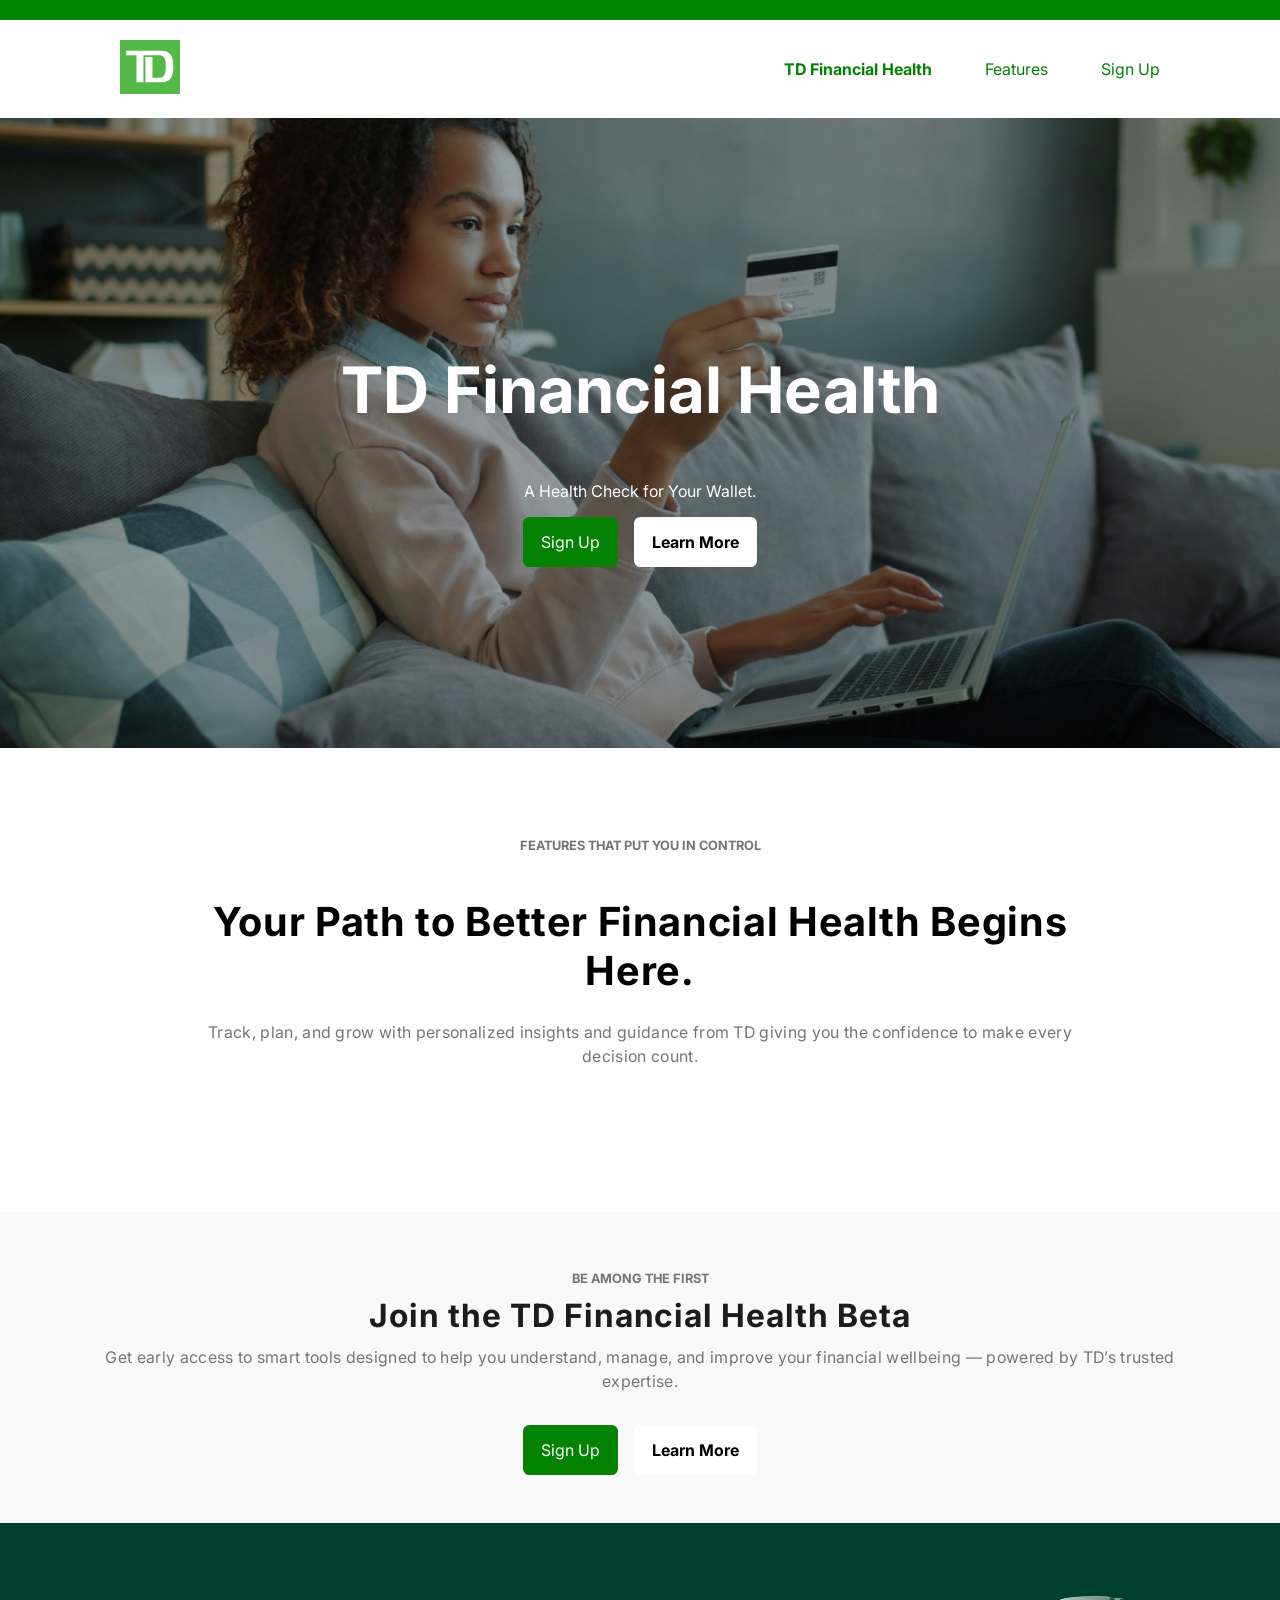
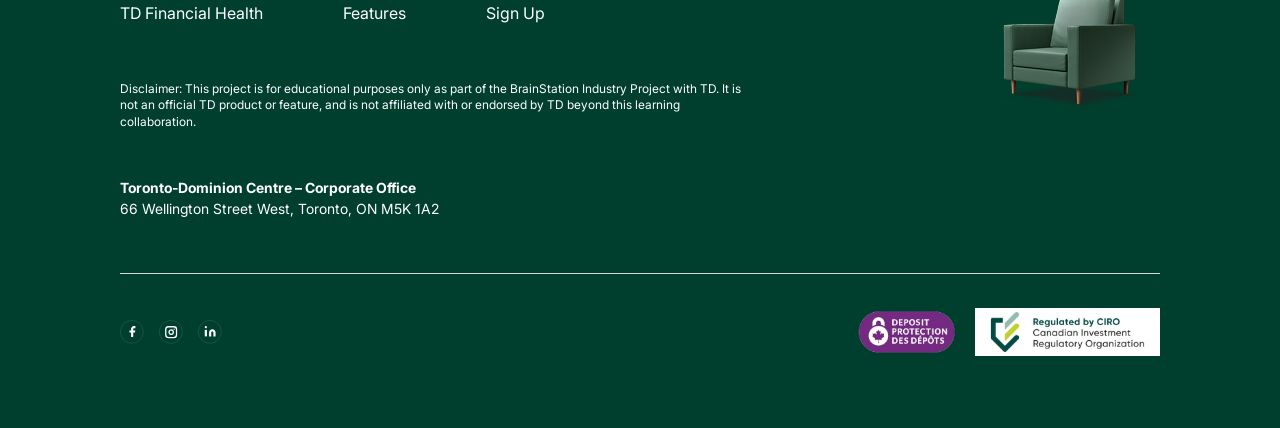
<file: index.html>
<!DOCTYPE html>
<html lang="en">
    <head>
        <meta charset="UTF-8">
        <meta name="viewport" content="width=device-width, initial-scale=1.0">
        <title>TD Financial Health</title>
        <link rel="stylesheet" href="./styles/main.css">
        <script type="module" src="./scripts/index.js"></script>
        <script type="module" src="./scripts/navbar.js"></script>
    </head>
    <body>
        <div class="site-header__banner"></div>
        <header class="site-header">
            <div class="site-header__wrapper">
                <a class="site-header__logo" href="index.html">
                    <img src="./assets/logos/td-logo.svg" alt="td logo">
                </a>
                <button class="site-header__hamburger">
                    <span class="site-header__hamburger-line top-line"></span>
                    <span class="site-header__hamburger-line middle-line"></span>
                    <span class="site-header__hamburger-line bottom-line"></span>
                </button>

                <nav class="primary-nav__links-wrapper">
                    <ul class="primary-nav__list">
                        <li class="primary-nav__item">
                            <a class="primary-nav__link" href="index.html">TD Financial Health</a>
                        </li>
                        <li class="primary-nav__item">
                            <a class="primary-nav__link" href="./pages/products.html">Features</a>
                        </li>
                        <li class="primary-nav__item">
                            <a class="primary-nav__link" href="./pages/forms/signup.html">Sign Up</a>
                        </li>
                    </ul>
                </nav>
            </div>
        </header>

    <section class="hero-banner">
        <div class="hero__content">
            <h1 class="hero__title">TD Financial Health</h1>
            <p class="hero__subtitle">A Health Check for Your Wallet.</p>
            <div class="button-group">
                <a href="./pages/forms/signup.html" class="button button--signup">Sign Up</a>
                <a href="./pages/products.html" class="button button--learnmore">Learn More</a>
            </div>
        </div>
    </section>
    <!--Middle Section-->
    <section class="middle-section">
        <div class="middle-section__top">
            <h2 class="middle-section__subheader">Features that put you in control</h2>
            <h1 class="middle-section__header">Your Path to Better Financial Health Begins Here.</h1>
            <p class="middle-section__text">Track, plan, and grow with personalized insights and guidance from TD giving
                you the confidence to make every decision count.</p>
        </div>
        <div class="feature__cards">
            <!-- Cards go here       -->
            <!-- Cards go here       -->
            <!-- Cards go here       -->
            <!-- Cards go here       -->
            <!-- Cards go here       -->

        </div>
    </section>
    <section class="financial-beta">
        <div class="financial-beta__body">
            <h2 class="financial-beta__subheader">Be Among the First</h2>
            <h1 class="financial-beta__header">Join the TD Financial Health Beta</h1>
            <p class="financial-beta__text"> Get early access to smart tools designed to help you understand, manage,
                and improve your financial wellbeing — powered by TD’s trusted expertise.</p>
            <div class="button-group">
                <a href="./pages/forms/signup.html" class="button button--signup">Sign Up</a>
                <a href="./pages/products.html" class="button button--learnmore">Learn More</a>
            </div>
        </div>
    </section>
    <footer class="site-footer">
        <div class="site-footer__wrapper">
            <div class="site-footer__container">
                <div class="site-footer__links-wrapper">
                    <ul class="site-footer__list">
                        <li class="site-footer__item">
                            <a class="site-footer__link" href="index.html">TD Financial Health</a>
                        </li>
                        <li class="site-footer__item">
                            <a class="site-footer__link" href="./pages/products.html">Features</a>
                        </li>
                        <li class="site-footer__item">
                            <a class="site-footer__link" href="./pages/forms/signup.html">Sign Up</a>
                        </li>
                    </ul>
                </div>
                <div class="site-footer__disclaimer-wrapper">
                    <p class="site-footer__disclaimer">
                        Disclaimer: This project is for educational purposes only as part of the BrainStation Industry
                        Project with TD. It is not an official TD product or feature, and is not affiliated with or
                        endorsed by TD beyond this learning collaboration.
                    </p>
                </div>
                <p class="site-footer__address">
                    <b>Toronto-Dominion Centre – Corporate Office</b>
                    <br>
                    66 Wellington Street West, Toronto, ON M5K 1A2
                </p>
            </div>
            <div class="site-footer__container">
                <img src="./assets/images/footer-chair.png" alt="">
            </div>
        </div>

        <div class="site-footer__bottom-section">
            <ul class="site-footer__list site-footer__list--social">
                <li class="site-footer__item--social">
                    <a class="site-footer__link" href="https://www.facebook.com/TDBank/"><img
                            src="./assets/icons/facebook.svg" alt="Facebook"></a>
                </li>
                <li class="site-footer__item--social">
                    <a class="site-footer__link" href="https://www.instagram.com/tdbank_us/"><img
                            src="./assets/icons/instagram.svg" alt="Instagram"></a>
                </li>
                <li class="site-footer__item--social">
                    <a class="site-footer__link" href="https://www.linkedin.com/company/td"><img
                            src="./assets/icons/linkedin.svg" alt="LinkedIn"></a>
                </li>
            </ul>
            <div class="site-footer__regulatory-wrapper">
                <a href="https://www.cdic.ca/depositors/whats-covered/"><img
                        src="./assets/images/deposit-protection.svg" alt="Deposit Protection Des Depots"></a>
                <a href="https://www.ciro.ca/"><img src="./assets/images/ciro.png" alt="Regulated by CIRO"></a>
            </div>
        </div>
    </footer>
</body>
</html>
</file>
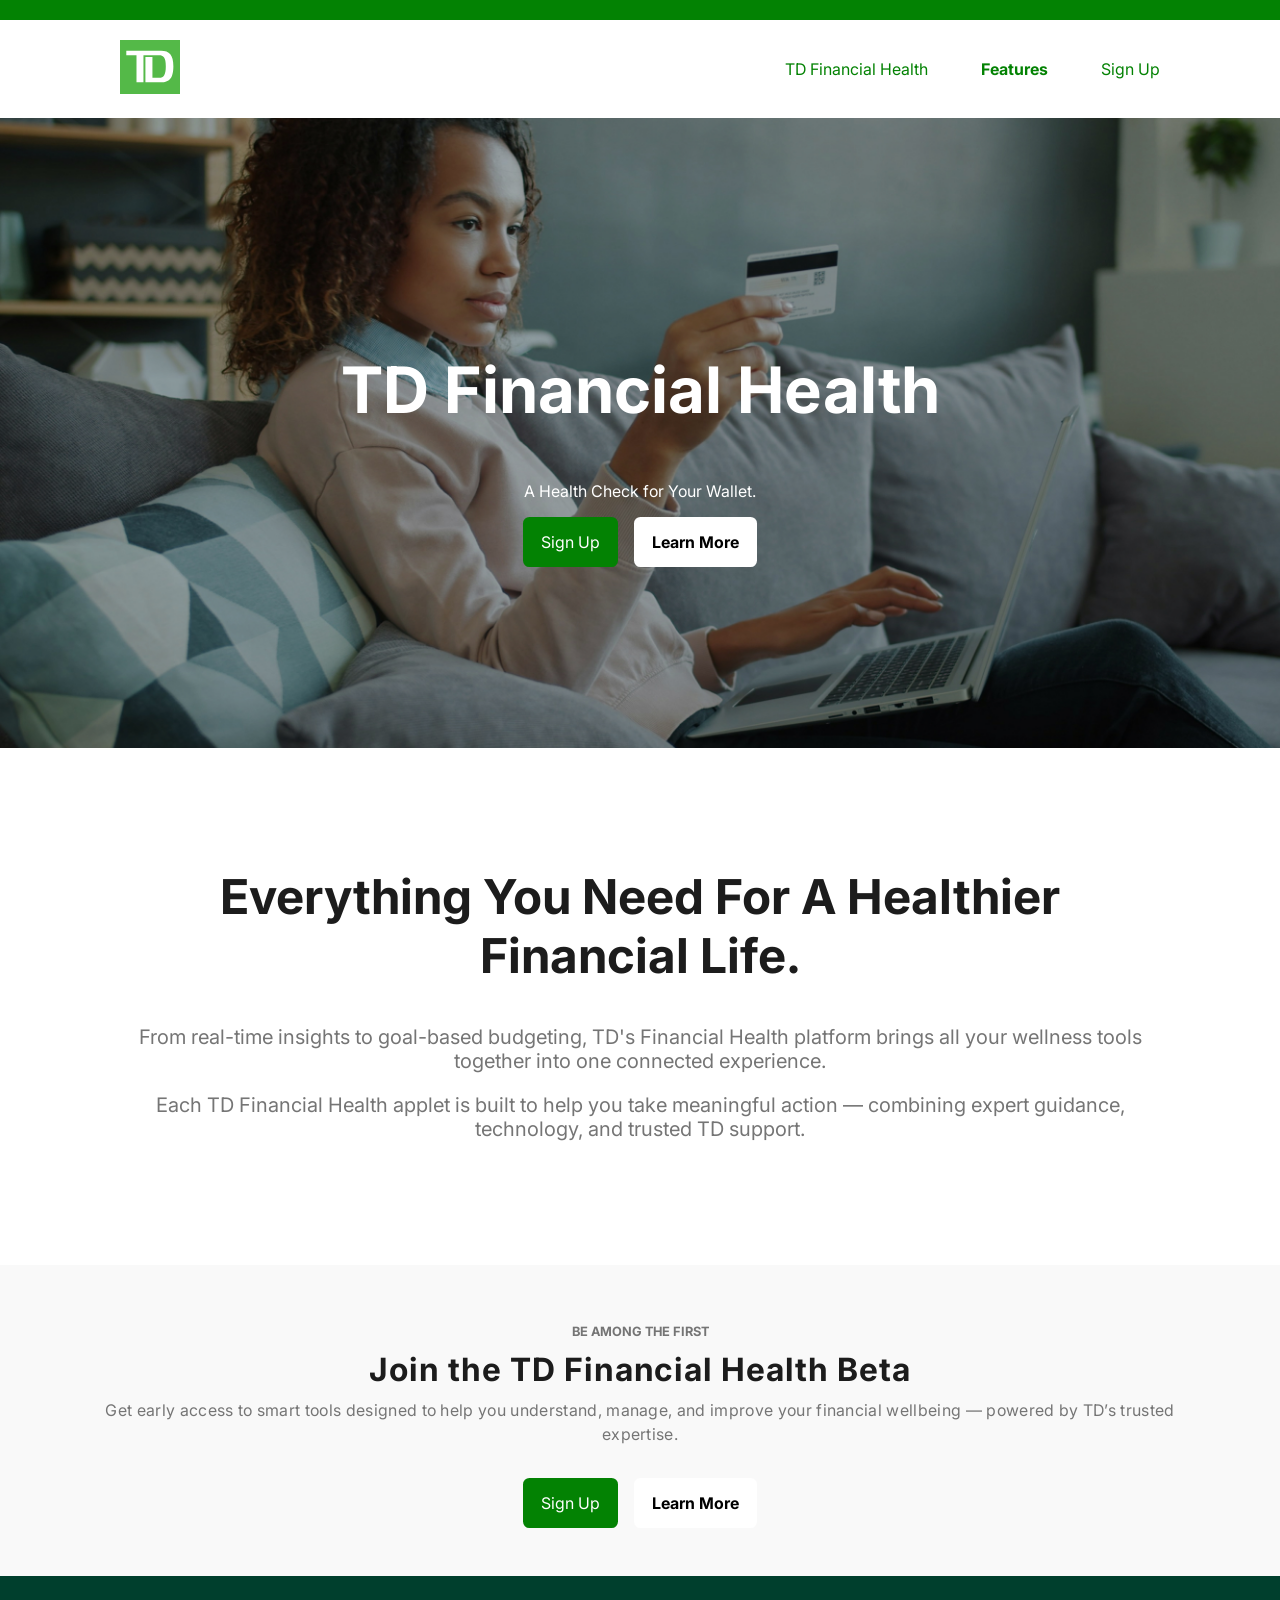
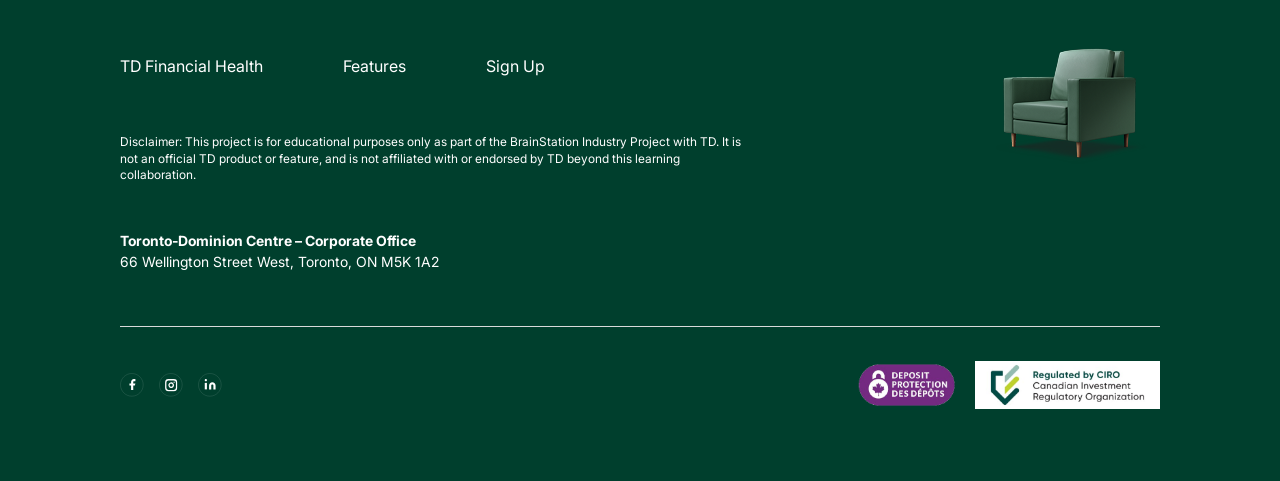
<file: pages/products.html>
<!DOCTYPE html>
<html lang="en">

<head>
    <meta charset="UTF-8">
    <meta name="viewport" content="width=device-width, initial-scale=1.0">
    <title>TD Products</title>
    <script type="module" src="../scripts/products.js"></script>
    <script type="module" src="../scripts/navbar.js"></script>
    <link rel="stylesheet" href="../styles/main.css">
</head>

<body>
    <div class="page-container">
        <div class="site-header__banner"></div>
        <header class="site-header">
            <div class="site-header__wrapper">
                <a class="site-header__logo" href="../index.html">
                    <img src="../assets/logos/td-logo.svg" alt="td logo">
                </a>
                <button class="site-header__hamburger">
                    <span class="site-header__hamburger-line top-line"></span>
                    <span class="site-header__hamburger-line middle-line"></span>
                    <span class="site-header__hamburger-line bottom-line"></span>
                </button>

                <nav class="primary-nav__links-wrapper">
                    <ul class="primary-nav__list">
                        <li class="primary-nav__item">
                            <a class="primary-nav__link" href="../index.html">TD Financial Health</a>
                        </li>
                        <li class="primary-nav__item">
                            <a class="primary-nav__link" href="./products.html">Features</a>
                        </li>
                        <li class="primary-nav__item">
                            <a class="primary-nav__link" href="./forms/signup.html">Sign Up</a>
                        </li>
                    </ul>
                </nav>
            </div>
        </header>

        <section class="hero-banner">
            <div class="hero__content">
                <h1 class="hero__title">TD Financial Health</h1>
                <p class="hero__subtitle">A Health Check for Your Wallet.</p>
                <div class="button-group">
                    <a href="../pages/forms/signup.html" class="button button--signup">Sign Up</a>
                    <a href="../pages/products.html" class="button button--learnmore">Learn More</a>
                </div>
            </div>
        </section>

        <div class="card__wrapper">
            <div class="product-intro">
                <h2 class="product-intro__title">
                    Everything You Need For A Healthier Financial Life.
                </h2>
                <p class="product-intro__details">
                    From real-time insights to goal-based budgeting, TD's Financial
                    Health platform brings all your wellness tools together into one
                    connected experience.
                </p>
                <p class="product-intro__details">
                    Each TD Financial Health applet is built to help you take meaningful
                    action — combining expert guidance, technology, and trusted TD
                    support.
                </p>
            </div>
        </div>
    </div>
    <section class="financial-beta">
        <div class="financial-beta__body">
            <h2 class="financial-beta__subheader">Be Among the First</h2>
            <h1 class="financial-beta__header">Join the TD Financial Health Beta</h1>
            <p class="financial-beta__text"> Get early access to smart tools designed to help you understand, manage,
                and improve your financial wellbeing — powered by TD’s trusted expertise.</p>
            <div class="button-group">
                <a href="../pages/forms/signup.html" class="button button--signup">Sign Up</a>
                <a href="../pages/products.html" class="button button--learnmore">Learn More</a>
            </div>
        </div>
    </section>
    <footer class="site-footer">
        <div class="site-footer__wrapper">
            <div class="site-footer__container">
                <div class="site-footer__links-wrapper">
                    <ul class="site-footer__list">
                        <li class="site-footer__item">
                            <a class="site-footer__link" href="../index.html">TD Financial Health</a>
                        </li>
                        <li class="site-footer__item">
                            <a class="site-footer__link" href="products.html">Features</a>
                        </li>
                        <li class="site-footer__item">
                            <a class="site-footer__link" href="./forms/signup.html">Sign Up</a>
                        </li>
                    </ul>
                </div>
                <div class="site-footer__disclaimer-wrapper">
                    <p class="site-footer__disclaimer">
                        Disclaimer: This project is for educational purposes only as part of the BrainStation Industry
                        Project with TD. It is not an official TD product or feature, and is not affiliated with or
                        endorsed by TD beyond this learning collaboration.
                    </p>
                </div>
                <p class="site-footer__address">
                    <b>Toronto-Dominion Centre – Corporate Office</b>
                    <br>
                    66 Wellington Street West, Toronto, ON M5K 1A2
                </p>
            </div>
            <div class="site-footer__container">
                <img src="../assets/images/footer-chair.png" alt="">
            </div>
        </div>

        <div class="site-footer__bottom-section">
            <ul class="site-footer__list site-footer__list--social">
                <li class="site-footer__item--social">
                    <a class="site-footer__link" href="https://www.facebook.com/TDBank/"><img src="../assets/icons/facebook.svg" alt="Facebook"></a>
                </li>
                <li class="site-footer__item--social">
                    <a class="site-footer__link" href="https://www.instagram.com/tdbank_us/"><img src="../assets/icons/instagram.svg" alt="Instagram"></a>
                </li>
                <li class="site-footer__item--social">
                    <a class="site-footer__link" href="https://www.linkedin.com/company/td"><img src="../assets/icons/linkedin.svg" alt="LinkedIn"></a>
                </li>
            </ul>
            <div class="site-footer__regulatory-wrapper">
                <a href="https://www.cdic.ca/depositors/whats-covered/"><img
                        src="../assets/images/deposit-protection.svg" alt="Deposit Protection Des Depots"></a>
                <a href="https://www.ciro.ca/"><img src="../assets/images/ciro.png" alt="Regulated by CIRO"></a>
            </div>
        </div>
    </footer>
</body>

</html>
</file>
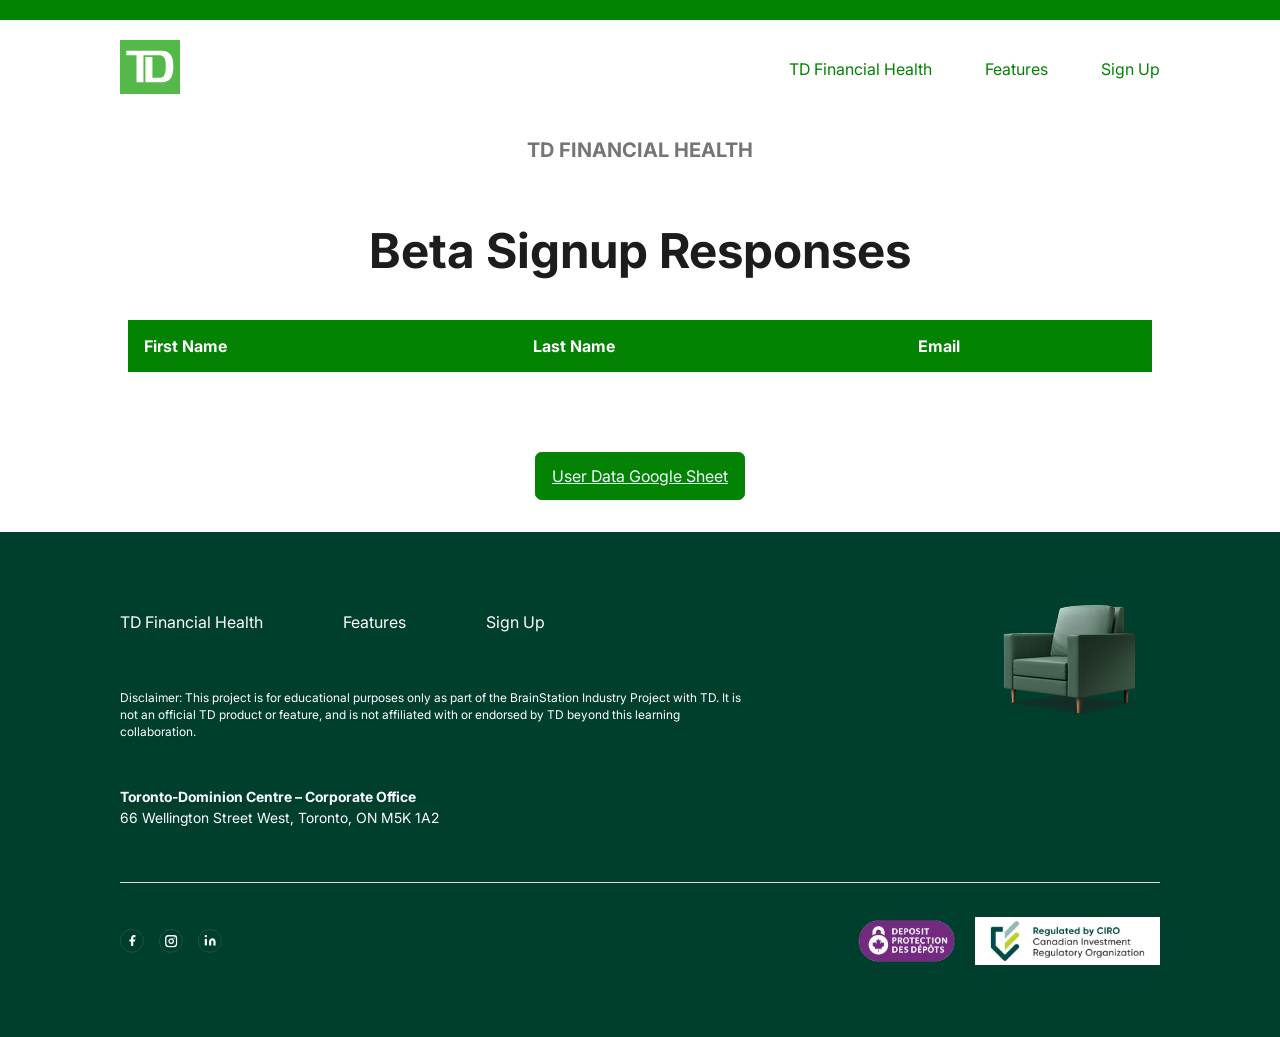
<file: pages/admin/responses.html>
<!DOCTYPE html>
<html lang="en">

<head>
    <meta charset="UTF-8">
    <meta name="viewport" content="width=device-width, initial-scale=1.0">
    <title>View Reponse Signups</title>
    <script type="module" src="../../scripts/responses.js"></script>
    <script type="module" src="../../scripts/navbar.js"></script>
    <link rel="stylesheet" href="./../../styles/main.css">
</head>

<body>
  <div class="site-header__banner"></div>
    <header class="site-header">
      <div class="site-header__wrapper">
        <a class="site-header__logo" href="../../index.html">
          <img src="../../assets/logos/td-logo.svg" alt="td logo">
        </a>
        <button class="site-header__hamburger">
          <span class="site-header__hamburger-line top-line"></span>
          <span class="site-header__hamburger-line middle-line"></span>
          <span class="site-header__hamburger-line bottom-line"></span>
        </button>

        <nav class="primary-nav__links-wrapper">
          <ul class="primary-nav__list">
            <li class="primary-nav__item">
              <a class="primary-nav__link" href="../../index.html">TD Financial Health</a>
            </li>
            <li class="primary-nav__item">
              <a class="primary-nav__link" href="../products.html">Features</a>
            </li>
            <li class="primary-nav__item">
              <a class="primary-nav__link" href="../forms/signup.html">Sign Up</a>
            </li>
            </ul>
          </nav>
        </div>
      </header>
    <section class="table-banner">
    <h3>TD FINANCIAL HEALTH</h3>
    <h1>Beta Signup Responses</h1>

  </section>
  <div class="table-responsive-wrapper">
    <table id="responses-table">
      <thead class="response-table__head">
        <tr>
          <th>First Name</th>
          <th>Last Name</th>
          <th>Email</th>


        </tr>
      </thead>
      <tbody id="responses-table__body">
        <!-- Rows will be added here with JS -->
      </tbody>
    </table>
  </div>
  <!--Google Sheet Link-->
  <div class="google-sheet">
    <a class="google-sheet__button" href="https://docs.google.com/spreadsheets/d/1AOgeD-9NyCy6rZC0vHGfqG3nAeSSEyg7ppkskHhsMAs/edit?gid=0#gid=0">User Data Google Sheet</a>
  </div>
  <footer class="site-footer">
    <div class="site-footer__wrapper">
      <div class="site-footer__container">
        <div class="site-footer__links-wrapper">
          <ul class="site-footer__list">
            <li class="site-footer__item">
              <a class="site-footer__link" href="../../index.html">TD Financial Health</a>
            </li>
            <li class="site-footer__item">
              <a class="site-footer__link" href="../products.html">Features</a>
            </li>
            <li class="site-footer__item">
              <a class="site-footer__link" href="../forms/signup.html">Sign Up</a>
            </li>
          </ul>
        </div>
        <div class="site-footer__disclaimer-wrapper">
          <p class="site-footer__disclaimer">
            Disclaimer: This project is for educational purposes only as part of the BrainStation Industry
            Project with TD. It is not an official TD product or feature, and is not affiliated with or
            endorsed by TD beyond this learning collaboration.
          </p>
        </div>
        <p class="site-footer__address">
          <b>Toronto-Dominion Centre – Corporate Office</b>
          <br>
          66 Wellington Street West, Toronto, ON M5K 1A2
        </p>
      </div>
      <div class="site-footer__container">
        <img src="../../assets/images/footer-chair.png" alt="">
      </div>
    </div>

    <div class="site-footer__bottom-section">
      <ul class="site-footer__list site-footer__list--social">
        <li class="site-footer__item--social">
          <a class="site-footer__link" href="https://www.facebook.com/TDBank/"><img
              src="../../assets/icons/facebook.svg" alt="Facebook"></a>
        </li>
        <li class="site-footer__item--social">
          <a class="site-footer__link" href="https://www.instagram.com/tdbank_us/"><img
              src="../../assets/icons/instagram.svg" alt="Instagram"></a>
        </li>
        <li class="site-footer__item--social">
          <a class="site-footer__link" href="https://www.linkedin.com/company/td"><img
              src="../../assets/icons/linkedin.svg" alt="LinkedIn"></a>
        </li>
      </ul>
      <div class="site-footer__regulatory-wrapper">
        <a href="https://www.cdic.ca/depositors/whats-covered/"><img src="../../assets/images/deposit-protection.svg"
            alt="Deposit Protection Des Depots"></a>
        <a href="https://www.ciro.ca/"><img src="../../assets/images/ciro.png" alt="Regulated by CIRO"></a>
      </div>
    </div>
  </footer>
</body>

</html>
</file>
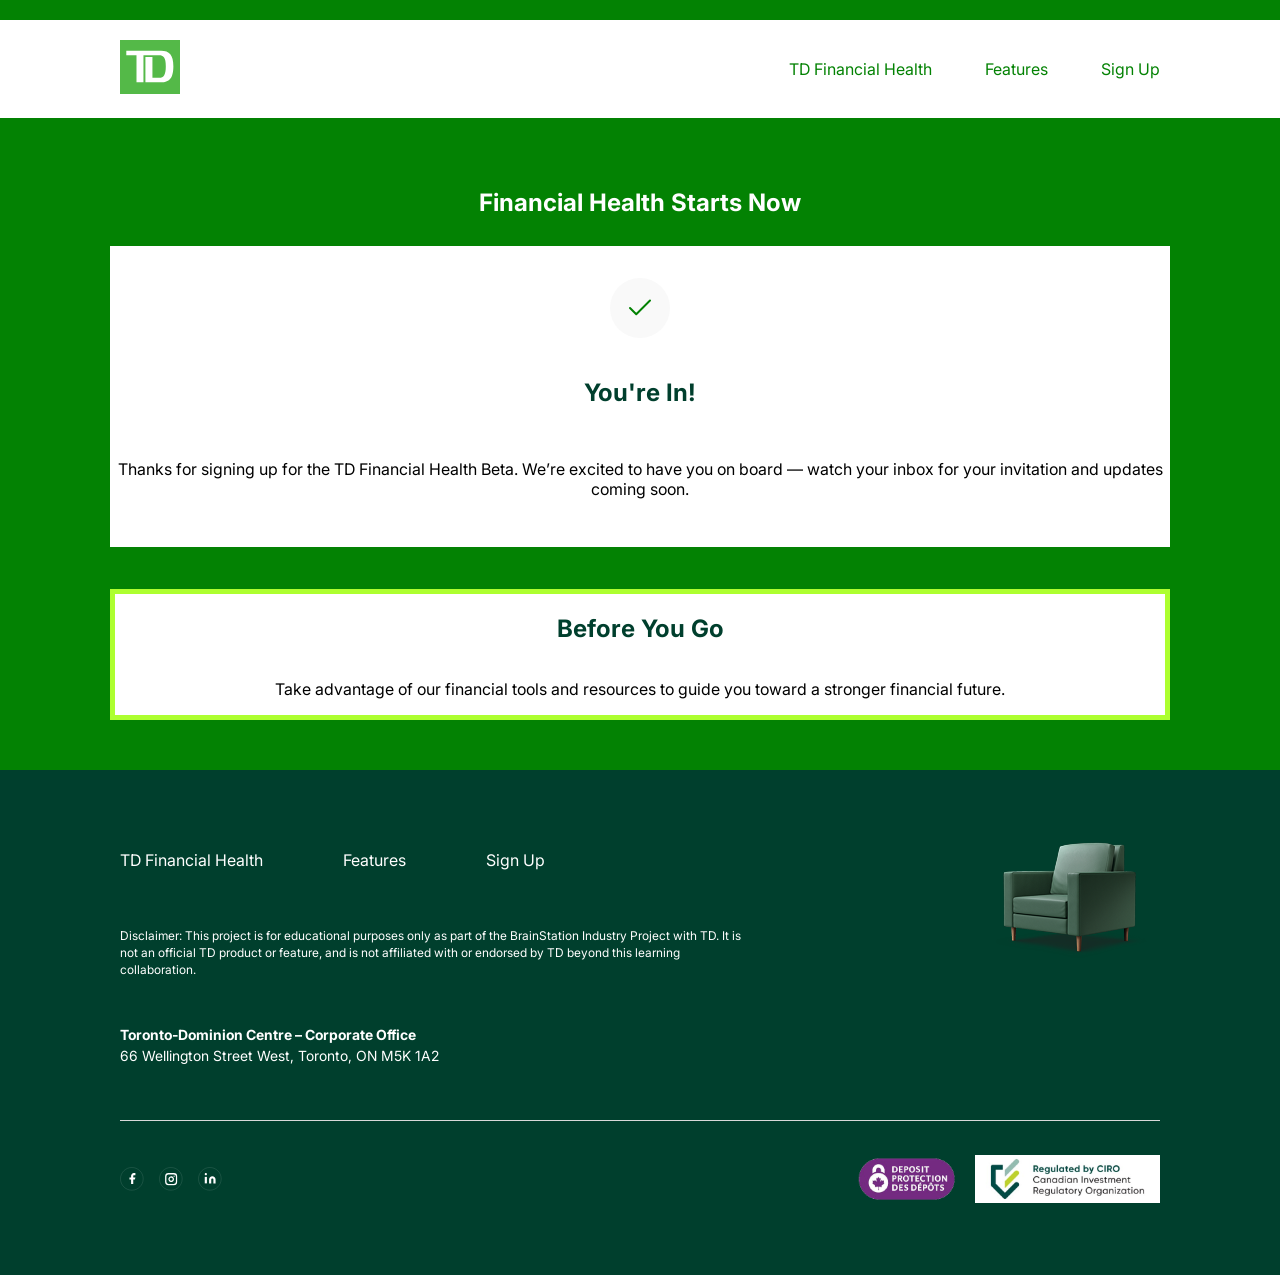
<file: pages/forms/confirmation.html>
<!DOCTYPE html>
<html lang="en">
    <head>
        <meta charset="UTF-8">
        <meta name="viewport" content="width=device-width, initial-scale=1.0">
        <title>TD Signup Confirmation</title>
        <link rel="stylesheet" href="./../../styles/main.css">
        <script type="module" src="../../scripts/confirmation.js"></script>
        <script type="module" src="../../scripts/navbar.js"></script>
    </head>

    <body>
        <div class="site-header__banner"></div>
        <header class="site-header">
            <div class="site-header__wrapper">
                <a class="site-header__logo" href="../../index.html">
                    <img src="../../assets/logos/td-logo.svg" alt="td logo">
                </a>
                <button class="site-header__hamburger">
                    <span class="site-header__hamburger-line top-line"></span>
                    <span class="site-header__hamburger-line middle-line"></span>
                    <span class="site-header__hamburger-line bottom-line"></span>
                </button>

                <nav class="primary-nav__links-wrapper">
                    <ul class="primary-nav__list">
                        <li class="primary-nav__item">
                            <a class="primary-nav__link" href="../../index.html">TD Financial Health</a>
                        </li>
                        <li class="primary-nav__item">
                            <a class="primary-nav__link" href="../../pages/products.html">Features</a>
                        </li>
                        <li class="primary-nav__item">
                            <a class="primary-nav__link" href="../../pages/forms/signup.html">Sign Up</a>
                        </li>
                    </ul>
                </nav>
            </div>
        </header>
        
        <div class="confirmation-page">
            <section class="confirmation-page__hero">
                <h1 class="confirmation-page__hero-title">Financial Health Starts Now</h1>
            </section>
            
            <main class="confirmation-page__container">
                <div class="confirmation-page__icon-checkmark">
                    <img class="icon__checkmark" src="../../assets/icons/checkmark.svg" alt="checkmark">
                </div>
                <div class="confirmation-page__title-container">
                    <h2 class="confirmation-page__title">You're In!</h2>
                </div>
                <div class="confirmation-page__description-container">
                    <p class="confirmation-page__description">Thanks for signing up for the TD Financial Health Beta. We’re excited to have you on board — watch your inbox for your invitation and updates coming soon.</p>
                </div>
            </main>
            <div class="audience-result">
                <h2 class="audience-result__header">Before You Go</h2>
                <p class="audience-result__head-text">Take advantage of our financial tools and resources to guide you toward a stronger financial future.</p>
                <div class="audience-result__card audience-result__student">
                    <img src="../../assets/icons/student.svg" alt="student" class="audience-result__img">
                    <a class="audience-result__link" href="https://www.td.com/ca/en/personal-banking/special-offers/student-banking-offer?gclsrc=aw.ds&gad_source=1&gad_campaignid=13177436302&gbraid=0AAAAABXJP2wAV2xc1h8dNRQ2ztTT1eiIw&gclid=CjwKCAiA24XJBhBXEiwAXElO31v6-4o0Xbumrn-Xx41IbPinbl4bR6MgB6WJZRVnrNcoFJA3V7noyhoCZmgQAvD_BwE">TD Student Banking Package</a>
                    <p class="audience-result__text">Managing your finances as a student is an important step toward long-term independence. Our tools provide practical guidance on budgeting, saving, building credit responsibly, and making informed financial decisions throughout your academic journey and beyond.</p>
                </div>
                <div class="audience-result__card audience-result__retiree">
                    <img src="../../assets/icons/retiree.svg" alt="retiree" class="audience-result__img">
                    <a class="audience-result__link" href="https://www.td.com/ca/en/investing/wealth/fp/investingcampaign?cm_sp=:GOOGLE:FP+-+Brand+-+English(26_S_WL_WAD_AO_ACQ_EN)+AP:26539:DIF:Financial+Advicer/Planner/Wealth+Advisor&gclsrc=aw.ds&gad_source=1&gad_campaignid=22665057318&gbraid=0AAAAAD20agSwri0rbG3Bcg7TJSzxl1SGx&gclid=CjwKCAiA24XJBhBXEiwAXElO33VPOIIIBOaxpTBLYBdk_dDLEjnviLzWAyj5f53C8vDDD2xJqxvqnRoCXAgQAvD_BwE">TD Retirement Planning</a>
                    <p class="audience-result__text">Planning for retirement is one of the most meaningful investments you can make in your future. Our tools can help you understand retirement income options, manage savings, forecast expenses, and create a secure, sustainable plan tailored to your long-term goals.</p>
                </div>
                <div class="audience-result__card audience-result__canada">
                    <img src="../../assets/icons/canada.svg" alt="canada" class="audience-result__img">
                    <a class="audience-result__link" href="https://www.td.com/ca/en/personal-banking/solutions/new-to-canada">TD New to Canada</a>
                    <p class="audience-result__text">Starting life in a new country can feel overwhelming, but we’re here to help you build a strong financial foundation from day one. Explore our tools designed to guide newcomers through banking essentials, budgeting, credit building, and understanding the Canadian financial system with confidence.</p>
                </div>
                <div class="audience-result__card audience-result__homeowner">
                    <img src="../../assets/icons/homeowner.svg" alt="homeowner" class="audience-result__img">
                    <a class="audience-result__link" href="https://www.td.com/ca/en/personal-banking/products/mortgages">TD Mortgages</a>
                    <p class="audience-result__text">Owning a home comes with new responsibilities and financial considerations. Our tools are designed to help you manage mortgage planning, household budgeting, home equity, and long-term maintenance costs—so you can protect your investment and stay financially confident.</p>
                </div>
            </div>
        </div>

        <footer class="site-footer">
            <div class="site-footer__wrapper">
                <div class="site-footer__container">
                    <div class="site-footer__links-wrapper">
                        <ul class="site-footer__list">
                            <li class="site-footer__item">
                                <a class="site-footer__link" href="../../index.html">TD Financial Health</a>
                            </li>
                            <li class="site-footer__item">
                                <a class="site-footer__link" href="../products.html">Features</a>
                            </li>
                            <li class="site-footer__item">
                                <a class="site-footer__link" href="./signup.html">Sign Up</a>
                            </li>
                        </ul>
                    </div>
                    <div class="site-footer__disclaimer-wrapper">
                        <p class="site-footer__disclaimer">
                            Disclaimer: This project is for educational purposes only as part of the BrainStation Industry
                            Project with TD. It is not an official TD product or feature, and is not affiliated with or
                            endorsed by TD beyond this learning collaboration.
                        </p>
                    </div>
                    <p class="site-footer__address">
                        <b>Toronto-Dominion Centre – Corporate Office</b>
                        <br>
                        66 Wellington Street West, Toronto, ON M5K 1A2
                    </p>
                </div>
                <div class="site-footer__container">
                    <img src="../../assets/images/footer-chair.png" alt="">
                </div>
            </div>

            <div class="site-footer__bottom-section">
                <ul class="site-footer__list site-footer__list--social">
                    <li class="site-footer__item--social">
                        <a class="site-footer__link" href="#"><img src="../../assets/icons/facebook.svg" alt="Facebook"></a>
                    </li>
                    <li class="site-footer__item--social">
                        <a class="site-footer__link" href="#"><img src="../../assets/icons/instagram.svg"
                                alt="Instagram"></a>
                    </li>
                    <li class="site-footer__item--social">
                        <a class="site-footer__link" href="#"><img src="../../assets/icons/linkedin.svg" alt="LinkedIn"></a>
                    </li>
                </ul>
                <div class="site-footer__regulatory-wrapper">
                    <a href="https://www.cdic.ca/depositors/whats-covered/"><img
                            src="../../assets/images/deposit-protection.svg" alt="Deposit Protection Des Depots"></a>
                    <a href="https://www.ciro.ca/"><img src="../../assets/images/ciro.png" alt="Regulated by CIRO"></a>
                </div>
            </div>
        </footer>
    </body>
</html>
</file>
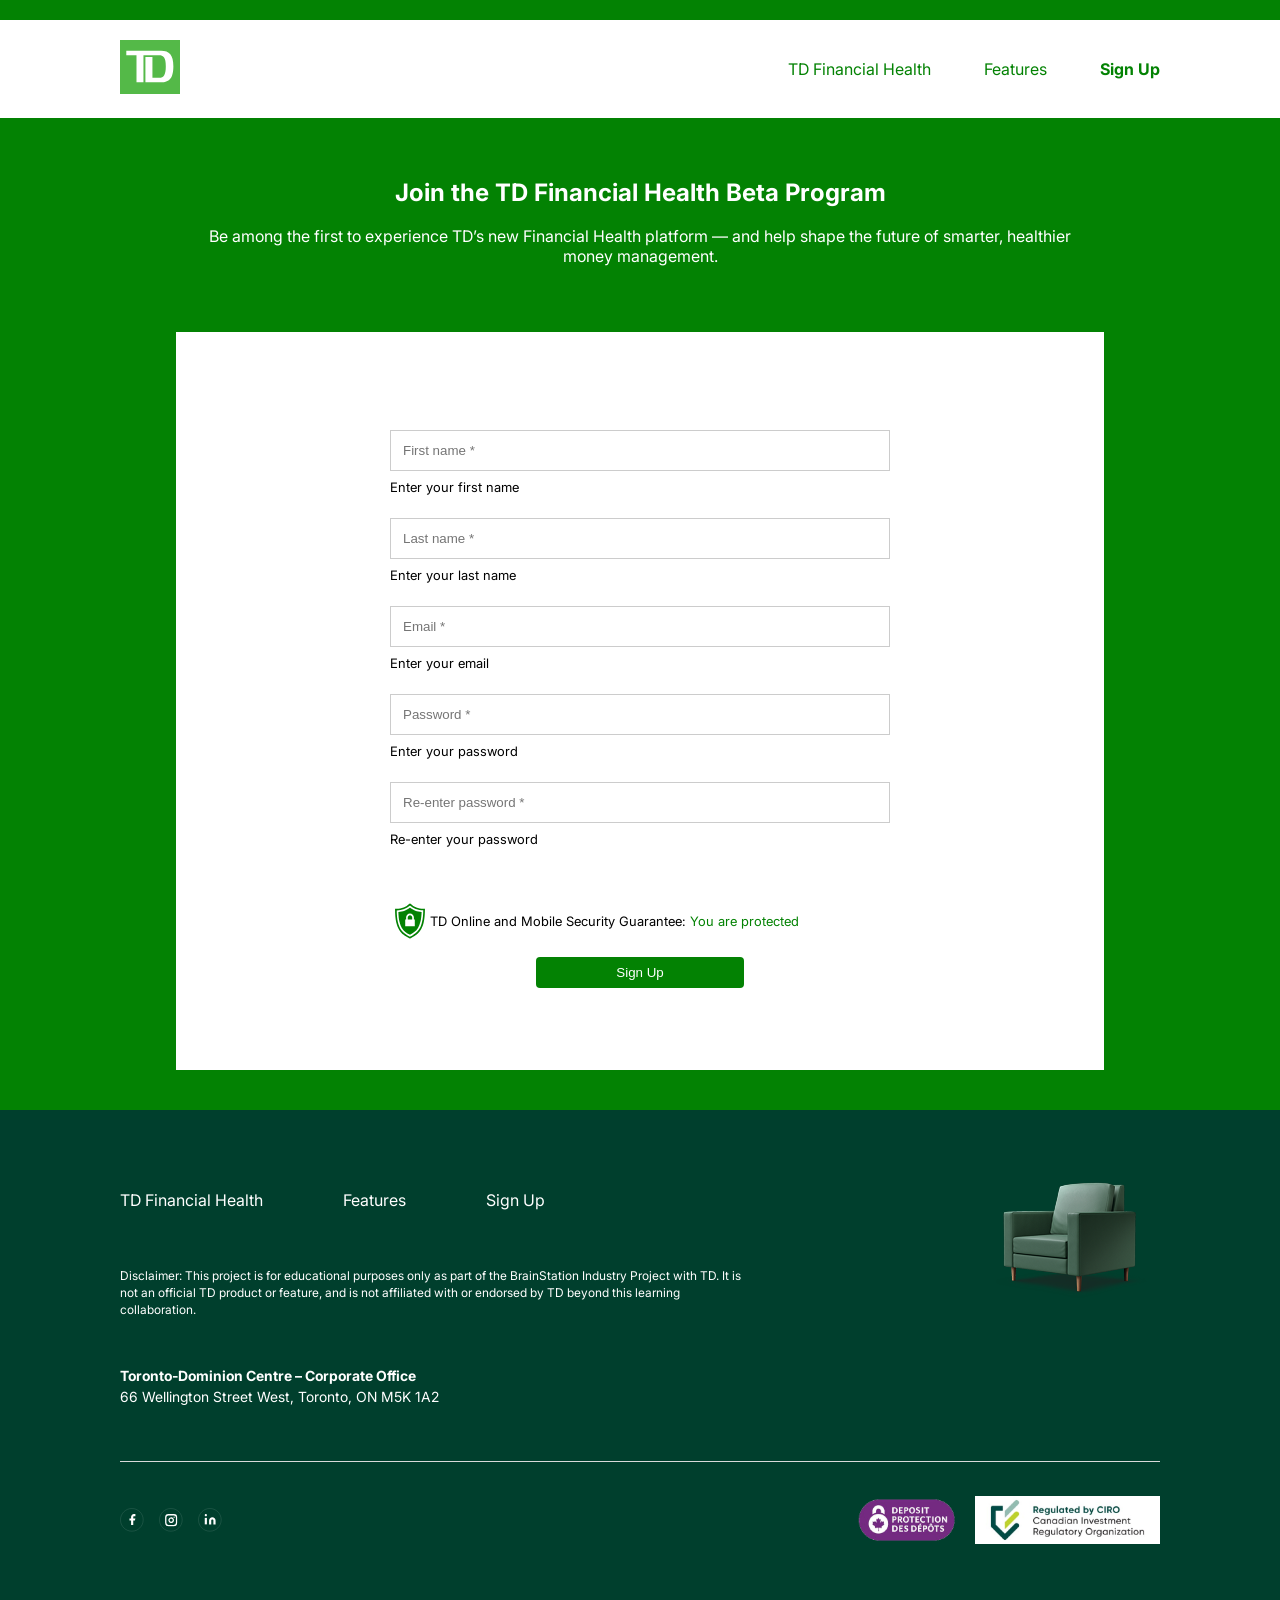
<file: pages/forms/signup.html>
<!DOCTYPE html>
<html lang="en">

<head>
    <meta charset="UTF-8">
    <meta name="viewport" content="width=device-width, initial-scale=1.0">
    <title>TD Financial Health - Signup</title>
    <link rel="stylesheet" href="./../../styles/main.css">
    <script type="module" src="../../scripts/signup.js"></script>
    <script type="module" src="../../scripts/confirmation.js"></script>
    <script type="module" src="../../scripts/navbar.js"></script>
</head>

    <body>
        <div class="site-header__banner"></div>
        <header class="site-header">
            <div class="site-header__wrapper">
                <a class="site-header__logo" href="../../index.html">
                    <img src="../../assets/logos/td-logo.svg" alt="td logo">
                </a>
                <button class="site-header__hamburger">
                    <span class="site-header__hamburger-line top-line"></span>
                    <span class="site-header__hamburger-line middle-line"></span>
                    <span class="site-header__hamburger-line bottom-line"></span>
                </button>

                <nav class="primary-nav__links-wrapper">
                    <ul class="primary-nav__list">
                        <li class="primary-nav__item">
                            <a class="primary-nav__link" href="../../index.html">TD Financial Health</a>
                        </li>
                        <li class="primary-nav__item">
                            <a class="primary-nav__link" href="../../pages/products.html">Features</a>
                        </li>
                        <li class="primary-nav__item">
                            <a class="primary-nav__link" href="../../pages/forms/signup.html">Sign Up</a>
                        </li>
                    </ul>
                </nav>
            </div>
        </header>

        <div class="signup-page">
            <section class="signup-page__container">
                <div class="signup-page__title-container">
                    <h1 class="signup-page__title">Join the TD Financial Health Beta Program</h1>
                </div>
                <div class="signup-page__description-container">
                    <p class="signup-page__description">Be among the first to experience TD’s new Financial Health platform
                        — and help shape the future of smarter, healthier money management.</p>
                </div>
            </section>

            <main class="signup-form">
                <form class="signup-form__container">
                    <div class="signup-form__error-container">
                        <p class="signup-form__error"><img src="../../assets/icons/caution2.svg" alt="caution"> Some
                            information is missing.</p>
                    </div>
                    <div class="signup-form__input-wrapper">
                        <input class="signup-form__input" id="firstName" type="text" name="firstName" placeholder="First name *">
                        <label class="signup-form__input-label" for="firstName">Enter your first name</label>
                        <span class="signup-form__error-message" data-error-for="firstName"></span>
                    </div>

                    <div class="signup-form__input-wrapper">
                        <input class="signup-form__input" id="lastName" type="text" name="lastName" placeholder="Last name *">
                        <label class="signup-form__input-label" for="lastName">Enter your last name</label>
                        <span class="signup-form__error-message" data-error-for="lastName"></span>
                    </div>

                    <div class="signup-form__input-wrapper">
                        <input class="signup-form__input" id="email" type="email" name="email" placeholder="Email *">
                        <label class="signup-form__input-label" for="email">Enter your email</label>
                        <span class="signup-form__error-message" data-error-for="email"></span>
                    </div>

                    <div class="signup-form__input-wrapper">
                        <input class="signup-form__input" id="password" type="password" name="password" placeholder="Password *">
                        <label class="signup-form__input-label" for="password">Enter your password</label>
                        <span class="signup-form__error-message" data-error-for="password"></span>
                    </div>
                    <div class="signup-form__input-wrapper">
                        <input class="signup-form__input" id="confirmPassword" type="password" name="password" placeholder="Re-enter password *">
                        <label class="signup-form__input-label" for="confirmPassword">Re-enter your password</label>
                        <span class="signup-form__error-message" data-error-for="confirmPassword"></span>
                    </div>

                    <div class="signup-form__input-wrapper" data-audience-container></div>

                    <div class="signup-form__input-wrapper" data-income-container></div>

                    <div class="signup-form__security-wrapper">
                        <img class="signup-form__security-icon" src="../../assets/icons/protection.svg" alt="security">
                        <p class="signup-form__security-message">TD Online and Mobile Security Guarantee:&nbsp;</p>
                        <a class="signup-form__security-link" href="https://www.td.com/ca/en/about-td/privacy-and-security/how-we-protect-you/online-security-guarantee-guarantee"> You are protected</a>
                    </div>

                    <div class="signup-form__button">
                        <button class="signup-form__button--green btn" id="submit" type="submit">Sign Up</button>
                    </div>
                </form>
            </main>
        </div>

        <footer class="site-footer">
            <div class="site-footer__wrapper">
                <div class="site-footer__container">
                    <div class="site-footer__links-wrapper">
                        <ul class="site-footer__list">
                            <li class="site-footer__item">
                                <a class="site-footer__link" href="../../index.html">TD Financial Health</a>
                            </li>
                            <li class="site-footer__item">
                                <a class="site-footer__link" href="../products.html">Features</a>
                            </li>
                            <li class="site-footer__item">
                                <a class="site-footer__link" href="./signup.html">Sign Up</a>
                            </li>
                        </ul>
                    </div>
                    <div class="site-footer__disclaimer-wrapper">
                        <p class="site-footer__disclaimer">
                            Disclaimer: This project is for educational purposes only as part of the BrainStation Industry
                            Project with TD. It is not an official TD product or feature, and is not affiliated with or
                            endorsed by TD beyond this learning collaboration.
                        </p>
                    </div>
                    <p class="site-footer__address">
                        <b>Toronto-Dominion Centre – Corporate Office</b>
                        <br>
                        66 Wellington Street West, Toronto, ON M5K 1A2
                    </p>
                </div>
                <div class="site-footer__container">
                    <img src="../../assets/images/footer-chair.png" alt="">
                </div>
            </div>

            <div class="site-footer__bottom-section">
                <ul class="site-footer__list site-footer__list--social">
                    <li class="site-footer__item--social">
                        <a class="site-footer__link" href="#"><img src="../../assets/icons/facebook.svg" alt="Facebook"></a>
                    </li>
                    <li class="site-footer__item--social">
                        <a class="site-footer__link" href="#"><img src="../../assets/icons/instagram.svg"
                                alt="Instagram"></a>
                    </li>
                    <li class="site-footer__item--social">
                        <a class="site-footer__link" href="#"><img src="../../assets/icons/linkedin.svg" alt="LinkedIn"></a>
                    </li>
                </ul>
                <div class="site-footer__regulatory-wrapper">
                    <a href="https://www.cdic.ca/depositors/whats-covered/"><img
                            src="../../assets/images/deposit-protection.svg" alt="Deposit Protection Des Depots"></a>
                    <a href="https://www.ciro.ca/"><img src="../../assets/images/ciro.png" alt="Regulated by CIRO"></a>
                </div>
            </div>
        </footer>
    </body>
</html>
</file>
<file: styles/main.css>
@font-face {
  font-family: "Inter";
  src: url("../../assets/fonts/Inter_18pt-Light.ttf");
  font-weight: 300;
  font-style: normal;
}
@font-face {
  font-family: "Inter";
  src: url("../../assets/fonts/Inter_18pt-Regular.ttf");
  font-weight: 400;
  font-style: normal;
}
@font-face {
  font-family: "Inter";
  src: url("../../assets/fonts/Inter_18pt-SemiBold.ttf");
  font-weight: 600;
  font-style: normal;
}
@font-face {
  font-family: "Inter";
  src: url("../../assets/fonts/Inter_18pt-Bold.ttf");
  font-weight: 700;
  font-style: normal;
}
body {
  margin: 0;
  font-family: "Inter", sans-serif;
}

.button-group {
  display: flex;
  flex-direction: row;
  justify-content: center;
  align-items: center;
  gap: 1rem;
}
.button-group .button {
  display: inline-block;
  padding: 0.8rem 1rem;
  border-radius: 0.4rem;
  text-decoration: none;
  cursor: pointer;
  transition: background-color 0.3s ease, color 0.3s ease;
  border: 2px solid transparent;
  font-weight: 500;
}
.button-group .button--signup {
  background-color: #038203;
  border-color: #038203;
  color: white;
}
.button-group .button--signup:hover {
  background-color: #026602;
  color: white;
}
.button-group .button--learnmore {
  background-color: #fff;
  border-color: #ffffff;
  color: black;
  font-weight: bold;
}
.button-group .button--learnmore:hover {
  background-color: #e6e6e6;
  color: black;
}

.site-footer {
  background: #003f2d;
  color: white;
  padding: 2.5rem 1.25rem;
}
@media screen and (min-width: 1200px) {
  .site-footer {
    padding: 4rem 7.5rem;
  }
}
.site-footer__wrapper {
  display: flex;
  flex-direction: column;
  align-items: flex-start;
  margin-bottom: 1.25rem;
}
@media screen and (min-width: 1200px) {
  .site-footer__wrapper {
    flex-direction: row;
    justify-content: space-between;
    margin-bottom: 2.5rem;
  }
}
.site-footer__container:first-child {
  width: 100%;
  display: flex;
  flex-direction: column;
  gap: 1.25rem;
}
@media screen and (min-width: 1200px) {
  .site-footer__container:first-child {
    width: 60%;
  }
}
.site-footer__container:last-child {
  width: 100%;
  text-align: left;
  margin-top: 1.875rem;
}
@media screen and (min-width: 1200px) {
  .site-footer__container:last-child {
    width: 40%;
    text-align: right;
    margin-top: 0;
  }
}
.site-footer__container:last-child img {
  max-width: 100%;
  height: auto;
}
.site-footer__list {
  list-style: none;
  display: flex;
  flex-direction: column;
  align-items: flex-start;
  gap: 0.5rem;
  padding: 0;
}
@media screen and (min-width: 1200px) {
  .site-footer__list {
    flex-direction: row;
    align-items: flex-start;
    gap: 5rem;
  }
}
.site-footer__list--social {
  flex-direction: row;
  gap: 0.9375rem;
}
.site-footer__disclaimer-wrapper {
  margin-top: 0.625rem;
}
.site-footer__disclaimer {
  font-size: 0.75rem;
  line-height: 1.4;
}
.site-footer__address {
  font-size: 0.875rem;
  line-height: 1.5;
}
.site-footer__bottom-section {
  border-top: 1px solid #d9d9d9;
  padding-top: 1.25rem;
  display: flex;
  flex-direction: column;
  align-items: flex-start;
  gap: 1.25rem;
}
@media screen and (min-width: 1200px) {
  .site-footer__bottom-section {
    flex-direction: row;
    justify-content: space-between;
    align-items: center;
    padding-top: 1.875rem;
    gap: 0;
  }
}
.site-footer__regulatory-wrapper {
  display: flex;
  align-items: center;
  gap: 0.9375rem;
}
.site-footer__regulatory-wrapper img {
  height: 2rem;
  width: auto;
}
@media screen and (min-width: 768px) {
  .site-footer__regulatory-wrapper img {
    height: 3rem;
    width: auto;
  }
}
@media screen and (min-width: 1200px) {
  .site-footer__regulatory-wrapper img {
    height: 3rem;
    width: auto;
  }
}
.site-footer__link {
  text-decoration: none;
  color: white;
}
.site-footer__item--social img {
  width: 1.5rem;
  height: 1.5rem;
}

.site-header {
  position: sticky;
  top: 0;
  padding: 1.25rem;
  z-index: 1000;
  background: white;
}
@media screen and (min-width: 1200px) {
  .site-header {
    padding: 1.25rem 7.5rem;
  }
}
.site-header__banner {
  padding-top: 1.25rem;
  background-color: #038203;
  position: relative;
  z-index: 1001;
}
.site-header__logo {
  z-index: 1000;
}
.site-header__logo img {
  width: 3.75rem;
  height: auto;
}
.site-header__hamburger {
  display: flex;
  flex-direction: column;
  justify-content: space-around;
  width: 1.875rem;
  height: 1.5625rem;
  background: transparent;
  border: none;
  padding: 0;
  z-index: 1000;
}
@media screen and (min-width: 1200px) {
  .site-header__hamburger {
    display: none;
  }
}
.site-header__hamburger-line {
  display: block;
  height: 0.1875rem;
  background-color: #038203;
  border-radius: 0.625rem;
  transition: all 0.3s ease-in-out;
  transform-origin: center;
}
.site-header__hamburger.is-active .top-line {
  transform: translateY(0.53125rem) rotate(45deg);
}
.site-header__hamburger.is-active .middle-line {
  opacity: 0;
  transform: translateX(-30px);
}
.site-header__hamburger.is-active .bottom-line {
  transform: translateY(-8.5px) rotate(-45deg);
}
.site-header__wrapper {
  display: flex;
  align-items: center;
  justify-content: space-between;
}

.primary-nav__links-wrapper {
  position: fixed;
  top: 0;
  left: 0;
  padding-top: 6.875rem;
  width: 100%;
  background-color: white;
  z-index: 100;
  display: flex;
  flex-direction: column;
  transform: translateY(-100%);
  transition: transform 0.25s ease-in-out;
}
.primary-nav__links-wrapper.is-active {
  transform: translateY(0);
}
@media screen and (min-width: 1200px) {
  .primary-nav__links-wrapper {
    display: block;
    position: static;
    transform: none;
    width: auto;
    background-color: transparent;
    transform: none;
    transition: none;
    padding: 0;
  }
}
.primary-nav__list {
  list-style: none;
  display: flex;
  flex-direction: column;
  margin: 0;
  padding: 0;
  gap: 0.3125rem;
}
@media screen and (min-width: 768px) {
  .primary-nav__list {
    gap: 0.625rem;
  }
}
@media screen and (min-width: 1200px) {
  .primary-nav__list {
    display: flex;
    align-items: center;
    flex-direction: row;
    gap: 3.3125rem;
  }
}
.primary-nav__item {
  text-align: center;
  padding: 0.625rem 0;
}
.primary-nav__item:nth-child(odd) {
  background-color: #f9f9f9;
}
.primary-nav__item:nth-child(even) {
  background-color: white;
}
@media screen and (min-width: 1200px) {
  .primary-nav__item {
    text-align: left;
  }
  .primary-nav__item:nth-child(odd), .primary-nav__item:nth-child(even) {
    background-color: transparent;
  }
}
.primary-nav__link {
  text-decoration: none;
  color: #038203;
  position: relative;
  display: inline-block;
}
.primary-nav__link.is-current-page {
  font-weight: bold;
}
.primary-nav__link::after {
  content: "";
  position: absolute;
  width: 100%;
  height: 2px;
  background-color: #038203;
  bottom: -5px;
  left: 0;
  transform: scaleX(0);
  transition: transform 0.3s ease-out;
}
.primary-nav__link:hover::after {
  transform: scaleX(1);
  transform-origin: bottom left;
}

.confirmation-page {
  background-color: #038203;
  display: flex;
  flex-direction: column;
  justify-content: center;
  align-items: center;
  text-align: center;
  gap: 10px;
  padding: 1.5rem 1.875rem;
}
.confirmation-page__hero {
  color: white;
}
.confirmation-page__container {
  background-color: white;
  display: flex;
  flex-direction: column;
  justify-content: center;
  align-self: stretch;
  gap: 1rem;
  margin-left: 5rem;
  margin-right: 5rem;
  padding-top: 2rem;
  padding-bottom: 2rem;
}
.confirmation-page__title {
  color: #003f2d;
}
@media screen and (min-width: 768px) {
  .confirmation-page {
    align-self: center;
    padding: 3.125rem 1.875rem;
  }
}

.icon__checkmark {
  width: 3.75rem;
}

.audience-result {
  background-color: white;
  display: flex;
  flex-direction: column;
  justify-content: center;
  align-self: stretch;
  margin-left: 5rem;
  margin-right: 5rem;
  margin-top: 2rem;
  border: 5px greenyellow solid;
}
.audience-result__header {
  color: #003f2d;
}
.audience-result__card {
  display: flex;
  flex-direction: column;
  justify-content: center;
  align-items: center;
  gap: 1.5rem;
  margin-top: 1rem;
}
.audience-result__img {
  width: 3rem;
  background-color: #F6FAF0;
  border-radius: 10rem;
  padding: 2rem;
}
.audience-result__link {
  color: #54b848;
  font-size: 1.5rem;
  font-style: bold;
}
.audience-result__text {
  padding: 1rem;
  margin-top: -0.5rem;
  width: 75%;
}
.audience-result__student {
  display: none;
}
.audience-result__retiree {
  display: none;
}
.audience-result__canada {
  display: none;
}
.audience-result__homeowner {
  display: none;
}

.middle-section {
  margin-top: 5rem;
  padding-left: 1rem;
  padding-right: 1rem;
  margin-bottom: 5rem;
}
.middle-section__top {
  display: flex;
  flex-direction: column;
  align-items: center;
  text-align: center;
  padding-left: 2rem;
  padding-right: 2rem;
  margin-bottom: 3rem;
}
.middle-section__subheader {
  color: #757575;
  font-size: 0.8rem;
  font-style: normal;
  font-weight: 700;
  line-height: normal;
  text-transform: uppercase;
}
.middle-section__header {
  color: black;
  font-size: 2.5rem;
  font-weight: 700;
  letter-spacing: 0.04rem;
  width: 75%;
}
.middle-section__text {
  color: #757575;
  font-size: 1rem;
  font-weight: 400;
  margin-top: -0.5rem;
  line-height: 1.5rem;
  letter-spacing: 0.02rem;
  width: 75%;
}
@media screen and (min-width: 1200px) {
  .middle-section__header {
    width: 75%;
  }
}

.feature__cards {
  display: flex;
  flex-direction: column;
  gap: 2rem;
}
.feature__item {
  display: flex;
  flex-direction: column;
  align-items: center;
  text-align: center;
  width: 75%;
  margin: 0 auto; /* align everything in the center */
}
.feature__item-icon {
  background-color: #F6FAF0;
  border-radius: 8rem;
  padding: 2rem;
  scale: 30%;
}
.feature__item-header {
  color: #003F2D;
  font-size: 1.4rem;
  font-style: 700;
  margin-top: -4rem;
  line-height: normal;
  letter-spacing: 0.02rem;
}
.feature__item-text {
  color: #757575;
  font-size: 1rem;
  line-height: 150%;
  letter-spacing: 0.04rem;
  margin-top: -0.06rem;
}
@media screen and (min-width: 768px) {
  .feature__cards {
    display: grid;
    grid-template-columns: repeat(2, 1fr);
    gap: 2rem;
    width: 100%;
    justify-items: center;
  }
  .feature__item {
    width: 90%;
  }
}
@media screen and (min-width: 1200px) {
  .feature__header {
    width: 75%;
  }
  .feature__cards {
    display: grid;
    grid-template-columns: repeat(3, 1fr);
    gap: 2rem;
    width: 100%;
    justify-items: center;
  }
  .feature__item {
    width: 75%;
  }
  .feature__item-text {
    width: 80%;
  }
}

.financial-beta {
  background-color: #f9f9f9;
  padding: 3rem 2rem;
}
.financial-beta__body {
  display: flex;
  flex-direction: column;
  justify-content: center;
  text-align: center;
}
.financial-beta__subheader {
  color: #757575;
  font-size: 0.8rem;
  font-style: normal;
  font-weight: 700;
  line-height: normal;
  text-transform: uppercase;
}
.financial-beta__header {
  color: #1c1c1c;
  font-size: 2rem;
  font-weight: 700;
  letter-spacing: 0.06rem;
  width: 100%;
  margin: 0 auto; /* align everything in the center */
}
.financial-beta__text {
  color: #757575;
  padding-top: 0.6rem;
  font-size: 1rem;
  font-weight: 400;
  line-height: 1.5rem;
  letter-spacing: 0.02rem;
  width: 90%;
  padding-bottom: 2rem;
  margin: 0 auto; /* align everything in the center */
}

.hero-banner {
  height: 50vh;
  min-height: 400px;
  width: 100%;
  background-image: url("../../../assets/images/hero.jpg");
  background-size: cover;
  background-position: top;
  background-repeat: no-repeat;
  display: flex;
  justify-content: center;
  align-items: center;
  position: relative;
}
@media screen and (min-width: 768px) {
  .hero-banner {
    height: 60vh;
  }
}
@media screen and (min-width: 1200px) {
  .hero-banner {
    height: 70vh;
  }
}

.hero__content {
  padding: 0 1.25rem;
  text-align: center;
  color: white;
  z-index: 2;
  position: relative;
}

.hero__title {
  font-size: 2rem;
}
@media screen and (min-width: 768px) {
  .hero__title {
    font-size: 3rem;
  }
}
@media screen and (min-width: 1200px) {
  .hero__title {
    font-size: 4rem;
  }
}

.hero__link {
  display: flex;
  flex-direction: column;
  gap: 0.625rem;
  justify-content: center;
}
@media screen and (min-width: 1200px) {
  .hero__link {
    flex-direction: row;
  }
}

.cta__join {
  text-decoration: none;
  border-radius: 0.5rem;
  border: 1px solid #038203;
  background-color: #038203;
  color: white;
  line-height: 100%;
  font-size: 1.0625rem;
  font-size: 700;
  padding: 1rem 2rem;
}

.cta-button {
  text-decoration: none;
  border-radius: 0.5rem;
  border: 1px solid white;
  color: #1c1c1c;
  background-color: white;
  font-size: 1.0625rem;
  font-size: 700;
  padding: 1rem 2rem;
}

.card__wrapper {
  display: flex;
  flex-direction: column;
  align-items: center;
  margin: 0 auto;
  padding: 3rem 1rem;
}
@media screen and (min-width: 768px) {
  .card__wrapper {
    padding: 4rem 2.5rem;
  }
}
@media screen and (min-width: 1200px) {
  .card__wrapper {
    padding: 5rem 7.5rem;
  }
}

.product-intro {
  text-align: center;
  margin: 0 auto 1.5rem;
}
.product-intro__title {
  font-weight: 700;
  font-size: 1.75rem;
  color: #1c1c1c;
}
@media screen and (min-width: 768px) {
  .product-intro__title {
    font-size: 2.25rem;
  }
}
@media screen and (min-width: 1200px) {
  .product-intro__title {
    font-size: 3rem;
  }
}
.product-intro__details {
  font-size: 1rem;
  font-weight: 400;
  color: #757575;
}
@media screen and (min-width: 768px) {
  .product-intro__details {
    font-size: 1.125rem;
  }
}
@media screen and (min-width: 1200px) {
  .product-intro__details {
    font-size: 1.25rem;
  }
}

.product__text-content {
  width: 100%;
  display: flex;
  flex-direction: column;
  justify-content: center;
  padding: 1.25rem 0.625rem;
}
@media screen and (min-width: 1200px) {
  .product__text-content {
    width: 50%;
    padding-left: 2.5rem;
    padding-right: 0;
  }
}
.product__image {
  display: flex;
  justify-content: center;
  align-items: center;
  padding: 1.25rem 0.625rem;
  width: 100%;
  height: auto;
  -o-object-fit: contain;
     object-fit: contain;
}
@media screen and (min-width: 768px) {
  .product__image {
    width: 100%;
  }
}
@media screen and (min-width: 1200px) {
  .product__image {
    width: 50%;
  }
}
.product__content {
  display: flex;
  flex-direction: column;
  margin-bottom: 3rem;
  width: 100%;
}
@media screen and (min-width: 768px) {
  .product__content {
    margin-bottom: 4rem;
  }
}
@media screen and (min-width: 1200px) {
  .product__content {
    flex-direction: row;
    align-items: flex-start;
    text-align: left;
    margin-bottom: 5rem;
  }
}
@media screen and (min-width: 1200px) {
  .product:nth-child(odd) .product__content {
    flex-direction: row-reverse;
  }
}
.product__title {
  font-size: 1.5rem;
  font-weight: 700;
  color: #1c1c1c;
}
@media screen and (min-width: 768px) {
  .product__title {
    font-size: 1.75rem;
  }
}
@media screen and (min-width: 1200px) {
  .product__title {
    font-size: 32;
  }
}
.product__details {
  font-size: 1rem;
  font-weight: 400;
  color: #757575;
}
@media screen and (min-width: 768px) {
  .product__details {
    font-size: 1.125rem;
  }
}
@media screen and (min-width: 1200px) {
  .product__details {
    font-size: 1.25rem;
  }
}
.product__points {
  font-size: 1rem;
  font-weight: 400;
  color: #757575;
}
@media screen and (min-width: 768px) {
  .product__points {
    font-size: 1.125rem;
  }
}
@media screen and (min-width: 1200px) {
  .product__points {
    font-size: 1.25rem;
  }
}
.product__tags {
  display: flex;
  flex-direction: column;
  align-items: center;
  gap: 15px;
  margin: 30px auto;
}
@media screen and (min-width: 768px) {
  .product__tags {
    flex-direction: column;
  }
}
@media screen and (min-width: 1200px) {
  .product__tags {
    flex-direction: row;
  }
}
.product__tags button {
  background-color: #038203;
  color: white;
  border-color: #038203;
  padding: 12px 30px;
  font-weight: bold;
  border-radius: 5px;
  cursor: pointer;
  outline: none;
  border-width: 2px;
  border-style: solid;
  transition: background-color 0.3s ease, border-color 0.3s ease;
}
.product__tags .cta-button {
  background-color: white;
  color: #038203;
  border-color: #038203;
}
.product__tags .cta-button:hover {
  background-color: #d9d9d9;
}

.table-banner {
  display: flex;
  flex-direction: column;
  justify-content: center;
  align-items: center;
}

.table-banner h3 {
  color: #757575;
  font-size: 0.875rem;
  font-weight: 700;
  text-align: center;
}
@media screen and (min-width: 768px) {
  .table-banner h3 {
    font-size: 1.125rem;
  }
}
@media screen and (min-width: 1200px) {
  .table-banner h3 {
    font-size: 1.25rem;
  }
}

.table-banner h1 {
  color: #1c1c1c;
  font-size: 1.25rem;
  font-weight: 700;
}
@media screen and (min-width: 768px) {
  .table-banner h1 {
    font-size: 2.25rem;
  }
}
@media screen and (min-width: 1200px) {
  .table-banner h1 {
    font-size: 3rem;
  }
}

.table-responsive-wrapper {
  width: 100%;
  display: flex;
  justify-content: center;
  margin-bottom: 80px;
  overflow-x: auto;
}

#responses-table {
  width: 95%;
  display: block;
  border-collapse: collapse;
  font-size: 1rem;
}
@media screen and (min-width: 768px) {
  #responses-table {
    width: 80%;
    display: table;
  }
}
@media screen and (min-width: 1200px) {
  #responses-table {
    width: 80%;
    display: table;
  }
}

.response-table__head {
  display: none;
}
@media screen and (min-width: 768px) {
  .response-table__head {
    display: table-header-group;
  }
}

.response-table__head th {
  color: white;
  background-color: #038203;
  text-align: left;
  padding: 1rem;
}

#responses-table td {
  display: block;
  text-align: right;
  padding: 0.625rem 0.9375rem;
  color: #1c1c1c;
  border-bottom: 1px solid #1c1c1c;
}
@media screen and (min-width: 768px) {
  #responses-table td {
    display: table-cell;
    text-align: left;
    padding: 1rem 2.5rem;
    border-bottom: 1px solid #f9f9f9;
  }
}

#responses-table tr:nth-child(odd) {
  background-color: #f9f9f9;
}

#responses-table tr:hover {
  background-color: #54b848;
}

#responses-table button {
  background-color: #038203;
  color: white;
  border: none;
  padding: 8px 16px;
  border-radius: 4px;
  cursor: pointer;
}

#responses-table button:hover {
  background: #1c1c1c;
}

.google-sheet {
  display: flex;
  justify-content: center;
  align-items: center;
  align-content: center;
  margin-top: 1rem;
  margin-bottom: 1rem;
}
.google-sheet__button {
  align-self: center;
  align-content: center;
  margin-bottom: 1rem;
  padding: 0.8rem 1rem;
  border-radius: 0.4rem;
  background-color: #038203;
  color: azure;
  border: #038203 1px solid;
}
.google-sheet__button:hover {
  background-color: #026602;
  color: white;
}

.signup-page {
  background-color: #038203;
  display: flex;
  flex-direction: column;
  justify-content: center;
  align-items: center;
  gap: 10px;
}
.signup-page__container {
  color: white;
  text-align: center;
  padding: 1.25rem 2.5rem;
}
@media screen and (min-width: 768px) {
  .signup-page__container {
    padding: 2.5rem 7.5rem;
  }
}
@media screen and (min-width: 768px) {
  .signup-page__title-container {
    padding: 0 1.25rem;
  }
}
@media screen and (min-width: 768px) {
  .signup-page__description-container {
    padding: 0 5rem;
  }
}

.signup-form {
  margin-bottom: 2.5rem;
}
.signup-form__container {
  background-color: white;
  display: flex;
  padding: 3.125rem 1.25rem;
  flex-direction: column;
  justify-content: center;
  align-self: stretch;
  gap: 15px;
}
@media screen and (min-width: 768px) {
  .signup-form__container {
    width: auto;
    padding: 3.125rem 6.25rem;
  }
}
@media screen and (min-width: 1200px) {
  .signup-form__container {
    padding: 5.15625rem 13.375rem;
  }
}
.signup-form__error {
  display: none;
  background-color: darkred;
}
.signup-form__input-wrapper {
  display: flex;
  flex-direction: column;
  gap: 0.5rem;
}
.signup-form__input-wrapper.error .signup-form__input,
.signup-form__input-wrapper.error select {
  border-color: darkred;
  border-bottom: 3px solid darkred;
}
.signup-form__input-wrapper.error .signup-form__error-message {
  display: block;
  font-size: small;
}
.signup-form__button {
  display: flex;
  justify-content: center;
}
.signup-form__button--green {
  border-radius: 4px;
  background: #038203;
  border-radius: 4px;
  border: white;
  color: white;
  padding: 0.5rem 5rem;
}
.signup-form__input, .signup-form__input-wrapper select {
  display: flex;
  justify-content: space-between;
  align-items: center;
  padding: 0.75rem;
  border: 1px solid #cccccc;
  background: white;
  box-sizing: border-box;
  width: 100%;
}
@media screen and (min-width: 768px) {
  .signup-form__input, .signup-form__input-wrapper select {
    width: 21.5rem;
  }
}
@media screen and (min-width: 1200px) {
  .signup-form__input, .signup-form__input-wrapper select {
    width: 31.25rem;
  }
}
.signup-form__input:hover, .signup-form__input-wrapper select:hover {
  border: 1px solid #038203;
}
.signup-form__input:focus, .signup-form__input-wrapper select:focus {
  outline: none;
  border: 1px solid #038203;
  border-bottom: 3px solid #038203;
}
.signup-form__input--error {
  font-size: small;
  color: darkred;
  display: none;
  margin-top: 0.25rem;
}
.signup-form__input-label {
  font-size: small;
}
.signup-form__security-wrapper {
  display: flex;
  font-size: small;
  flex-direction: column;
}
@media screen and (min-width: 768px) {
  .signup-form__security-wrapper {
    flex-direction: row;
    align-items: center;
  }
}
.signup-form__security-icon {
  width: 2.5rem;
}
.signup-form__security-link {
  text-decoration: none;
  color: #038203;
}

.dropdown-label {
  color: black;
  font-size: small;
}/*# sourceMappingURL=main.css.map */
</file>
